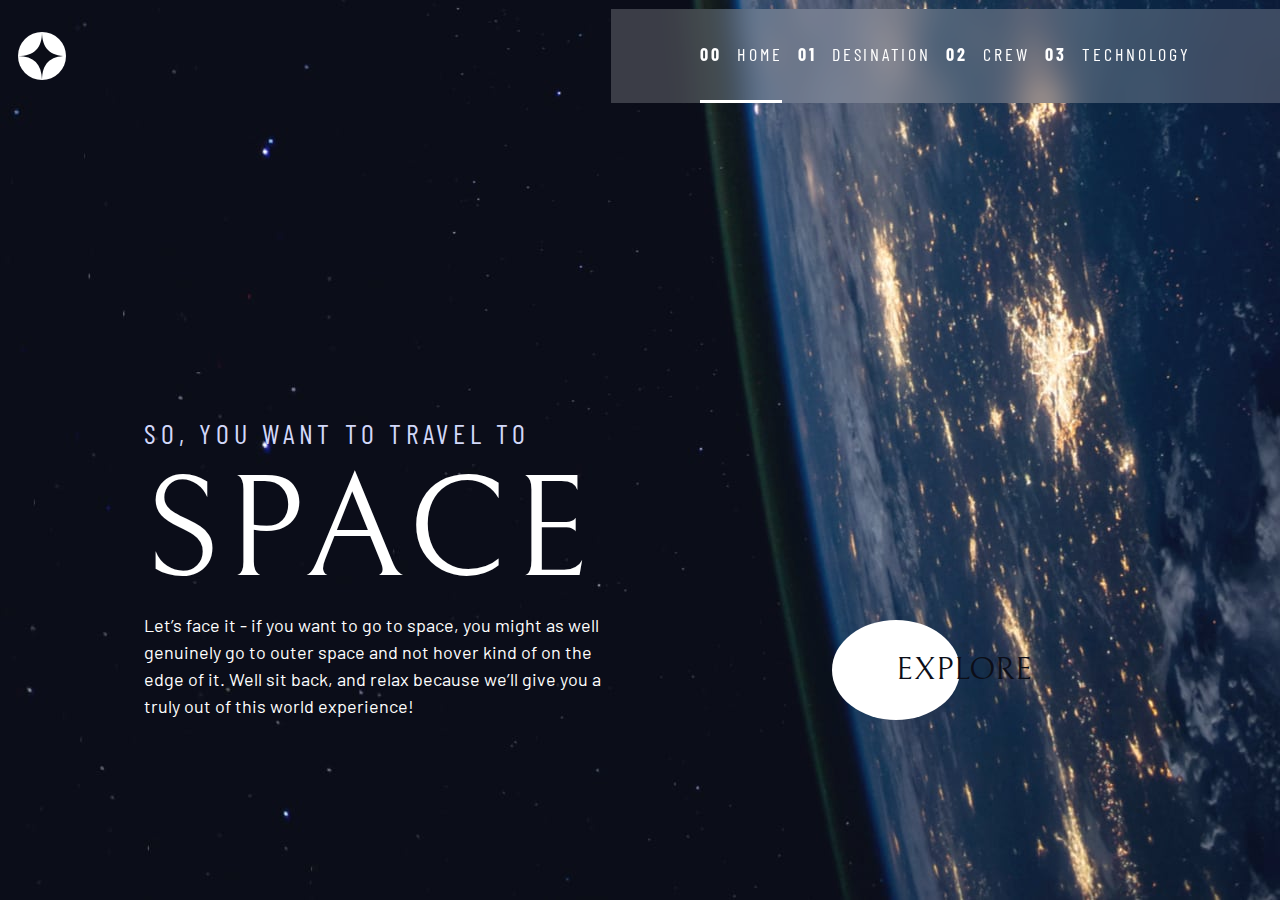
<file: index.html>
<!DOCTYPE html>
<html lang="en">
<head>
  <meta charset="UTF-8">
  <meta name="viewport" content="width=device-width, initial-scale=1.0">

  <link rel="icon" type="image/png" sizes="32x32" href="./images/favicon-32x32.png">

  <link rel="stylesheet" href="style.css">

  <!-- Google fonts -->
  <link rel="preconnect" href="https://fonts.googleapis.com">
  <link rel="preconnect" href="https://fonts.gstatic.com" crossorigin>
  <link href="https://fonts.googleapis.com/css2?family=Barlow+Condensed:wght@400;700&family=Barlow:wght@400;700&family=Bellefair&display=swap" rel="stylesheet">
  
  <title>Space tourism website</title>

  <script src="index.js" defer></script>
</head>


<body class="home">
    <a class="skip-to-content" href="#main">Skip to content</a>
    <header class="primary-header flex">
        <div>
            <img class="logo" src="images/logo.svg" alt="space tourism logo">
        </div>
        <div class="line"></div>
        <button class="mobile-nav-toggle" aria-colspan="primary-navigation"> <span class="sr-only" aria-expanded="false"> Menu </span></button>
         <!-- navigation-->
        

            <nav>
                <ul class="primary-navigation underline-indicators flex" data-visible="false">

                    <li class="active"><a href="index.html" class="ff-sans-cond uppercase text-white letter-spacing-2"><span aria-hidden="true">00</span> Home</a></li>
                    <li><a href="desination.html" class="ff-sans-cond uppercase text-white letter-spacing-2"><span aria-hidden="true">01</span> Desination</a></li>
                    <li><a href="crew.html" class="ff-sans-cond uppercase text-white letter-spacing-2"><span aria-hidden="true">02</span> Crew</a></li>
                    <li><a href="technology.html" class="ff-sans-cond uppercase text-white letter-spacing-2"><span aria-hidden="true">03</span> Technology</a></li>

                </ul>
            </nav>          
    </header>

    
    <main id="main" class="grid-container grid-container--home">
        <div>
            <h1 class="text-accent fs-500 ff-sans-cond uppercase letter-spacing-1">So, you want to travel to
            <span class="fs-900 ff-serif text-white d-block"> Space </span></h1>
            <p> Let’s face it - if you want to go to space, you might as well genuinely go to 
        outer space and not hover kind of on the edge of it. Well sit back, and relax 
        because we’ll give you a truly out of this world experience! </p>
        </div>
        <div>
            <a href="./desination.html" class="large-button bg-white text-dark ff-serif uppercase">Explore</a>
        </div>
    

    </div>
</main>


</body>
</html>
</file>
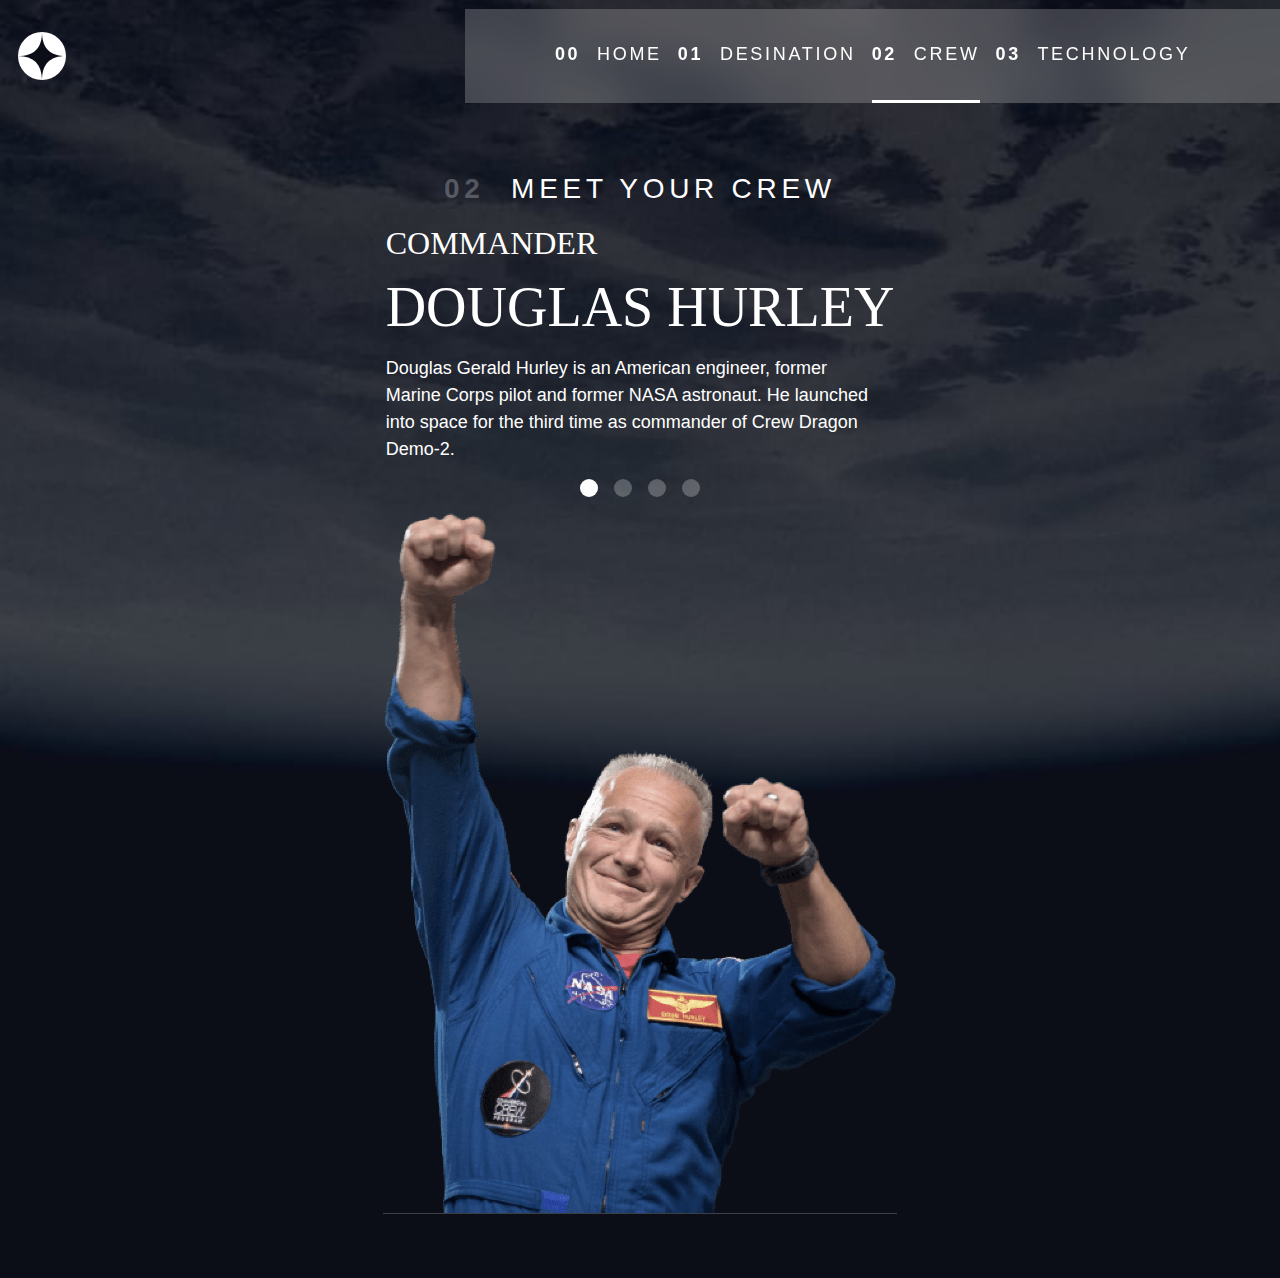
<file: crew.html>
<!DOCTYPE html>
<html lang="en">
<head>
  <meta charset="UTF-8">
  <meta name="viewport" content="width=device-width, initial-scale=1.0">

  <link rel="icon" type="image/png" sizes="32x32" href="./images/favicon-32x32.png">
  <link rel="stylesheet" href="style.css">
  
  <script src="index.js" defer></script>
  <script src="tabs-crew.js" defer></script>

  
  <title>Crew Space tourism website</title>
</head>
<body class="crew-page">
    <a class="skip-to-content" href="#main">Skip to content</a>
        <header class="primary-header flex">
            <div>
                <img class="logo" src="images/logo.svg" alt="space tourism logo">
            </div>
            <div class="line"></div>
            <button class="mobile-nav-toggle" aria-colspan="primary-avigation"> <span class="sr-only" aria-expanded="false"> Menu </span></button>
        
        <!-- navigation-->
            
    
            <nav>
                <ul class="primary-navigation underline-indicators flex" data-visible="false">
    
                    <li><a href="index.html" class="ff-sans-cond uppercase text-white letter-spacing-2"><span aria-hidden="true">00</span> Home</a></li>
                    <li><a href="desination.html" class="ff-sans-cond uppercase text-white letter-spacing-2"><span aria-hidden="true">01</span> Desination</a></li>
                    <li  class="active"><a href="#" class="ff-sans-cond uppercase text-white letter-spacing-2"><span aria-hidden="true">02</span> Crew</a></li>
                    <li><a href="technology.html" class="ff-sans-cond uppercase text-white letter-spacing-2"><span aria-hidden="true">03</span> Technology</a></li>
    
                    </ul>
                </nav>          
        </header>

        <main id="swup" class="grid-container grid-container--crew flow transition-fade">
            <h1 class="numbered-title"><span aria-hidden="true">02</span> Meet your crew</h1>

            <div class="dot-indicators flex" role="tablist" aria-label="crew member list">
                <button aria-selected="true" aria-controls="commander-tab" role="tab" data-image="commander-image" tabindex="0"><span class="sr-only">The commander</span></button>
                <button aria-selected="false" aria-controls="mission-tab" role="tab" data-image="mission-image" tabindex="-1"><span class="sr-only">The mission specialist</span></button>
                <button aria-selected="false" aria-controls="pilot-tab" role="tab" data-image="pilot-image" tabindex="-1"><span class="sr-only">The pilot</span></button>
                <button aria-selected="false" aria-controls="crew-tab" role="tab" data-image="crew-image" tabindex="-1"><span class="sr-only">The crew engineer</span></button>
              </div>

  
  
  <img id="panel-image" src="./images/crew/commander.png" alt="Douglas Hurley">


 <!-- commander -->
 <article class="crew-details flow" id="commander-tab" role="tabpanel" tabindex="0">

    <header class="flow flow--space-small">
      <h2 class="fs-600 ff-serif uppercase">Commander</h2>
      <p id="person-name" class="fs-700 uppercase ff-serif">Douglas Hurley</p>
    </header>

    <p>Douglas Gerald Hurley is an American engineer, former Marine Corps pilot 
    and former NASA astronaut. He launched into space for the third time as 
    commander of Crew Dragon Demo-2.</p>

    

  </article> 
  
  <!-- mission specialist -->
  <article class="crew-details flow" id="mission-tab" role="tabpanel" tabindex="0" hidden>

    <header class="flow flow--space-small">
      <h2 class="fs-600 ff-serif uppercase">Mission Specialist</h2>
      <p id="person-name" class="fs-700 uppercase ff-serif">Mark Shuttleworth</p>
    </header>

    <p>Mark Richard Shuttleworth is the founder and CEO of Canonical, the company behind
      the Linux-based Ubuntu operating system. Shuttleworth became the first South
      African to travel to space as a space tourist.</p>

  </article> 
  
  <!-- pilot -->
  <article class="crew-details flow" id="pilot-tab" role="tabpanel" tabindex="0" hidden>

    <header class="flow flow--space-small">
      <h2 class="fs-600 ff-serif uppercase">Pilot</h2>
      <p id="person-name" class="fs-700 uppercase ff-serif">Victor Glover</p>
    </header>

    <p>Pilot on the first operational flight of the SpaceX Crew Dragon to the
      International Space Station. Glover is a commander in the U.S. Navy where
      he pilots an F/A-18.He was a crew member of Expedition 64, and served as a
      station systems flight engineer.</p>

  </article> 
  
  <!-- engineer -->
  <article class="crew-details flow" id="crew-tab" role="tabpanel" tabindex="0" hidden>

    <header class="flow flow--space-small">
      <h2 class="fs-600 ff-serif uppercase">Flight Engineer</h2>
      <p id="person-name" class="fs-700 uppercase ff-serif">Anousheh Ansari</p>
    </header>

    <p>Anousheh Ansari is an Iranian American engineer and co-founder of Prodea Systems.
      Ansari was the fourth self-funded space tourist, the first self-funded woman to
      fly to the ISS, and the first Iranian in space.</p>

  </article> 



</body>
</html>
</file>
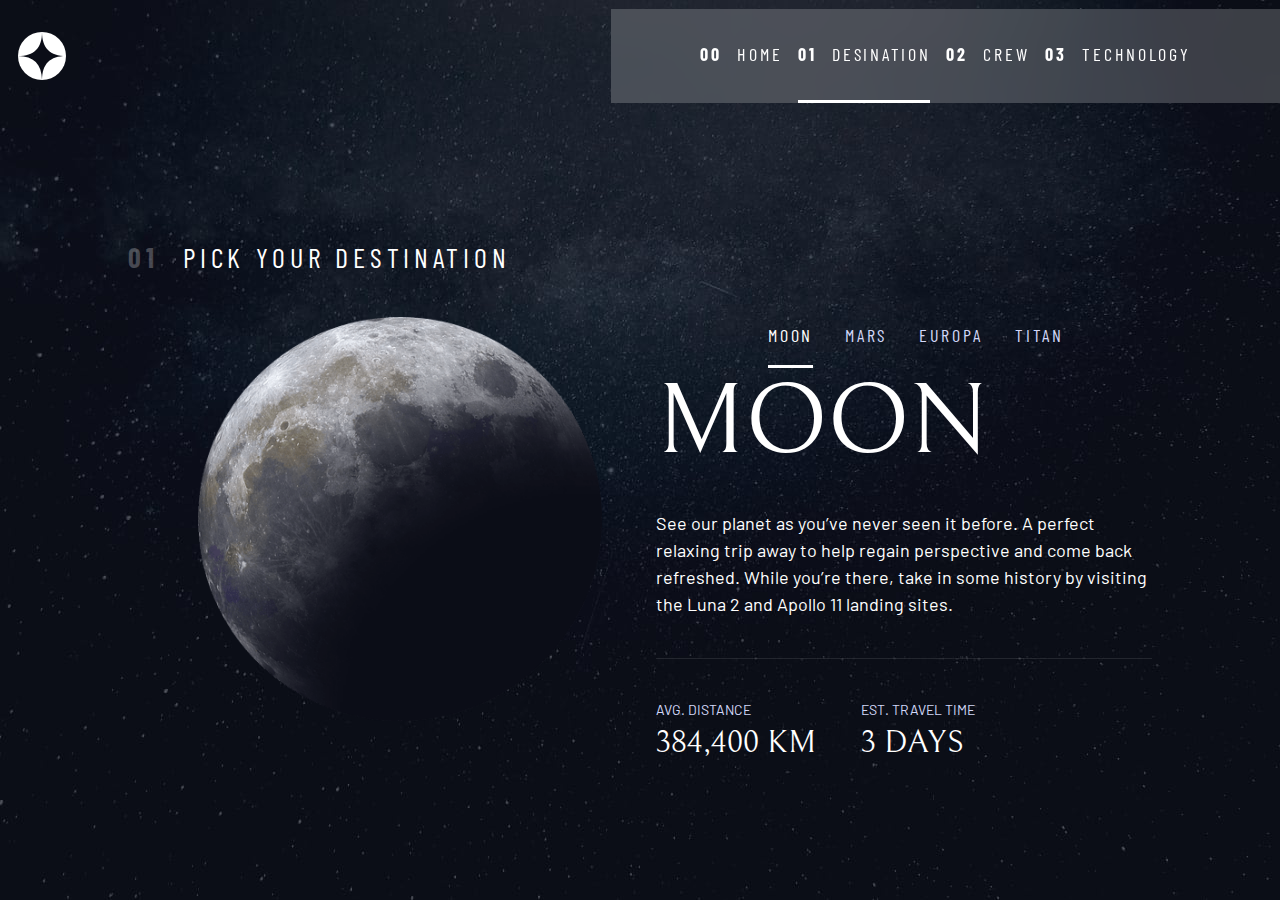
<file: desination.html>
<!DOCTYPE html>
<html lang="en">
<head>
    <meta charset="UTF-8">
    <meta http-equiv="X-UA-Compatible" content="IE=edge">
    <meta name="viewport" content="width=device-width, initial-scale=1.0">
    <title>Destination</title>
    <link rel="stylesheet" href="style.css">

      <!-- Google fonts -->
  <link rel="preconnect" href="https://fonts.googleapis.com">
  <link rel="preconnect" href="https://fonts.gstatic.com" crossorigin>
  <link href="https://fonts.googleapis.com/css2?family=Barlow+Condensed:wght@400;700&family=Barlow:wght@400;700&family=Bellefair&display=swap" rel="stylesheet">
  
  <title>Space tourism website</title>
 
  <script src="index.js" defer></script>
  <script src="tabs-destination.js" defer></script>

</head>
<body class="destination-page">

        <a class="skip-to-content" href="#main">Skip to content</a>
        <header class="primary-header flex">
            <div>
                <img class="logo" src="images/logo.svg" alt="space tourism logo">
            </div>
            <div class="line"></div>
            <button class="mobile-nav-toggle" aria-colspan="primary-avigation"> <span class="sr-only" aria-expanded="false"> Menu </span></button>
        
        <!-- navigation-->
            
    
            <nav>
                <ul class="primary-navigation underline-indicators flex" data-visible="false">
    
                    <li><a href="index.html" class="ff-sans-cond uppercase text-white letter-spacing-2"><span aria-hidden="true">00</span> Home</a></li>
                    <li class="active"><a href="desination.html" class="ff-sans-cond uppercase text-white letter-spacing-2"><span aria-hidden="true">01</span> Desination</a></li>
                    <li><a href="crew.html" class="ff-sans-cond uppercase text-white letter-spacing-2"><span aria-hidden="true">02</span> Crew</a></li>
                    <li><a href="technology.html" class="ff-sans-cond uppercase text-white letter-spacing-2"><span aria-hidden="true">03</span> Technology</a></li>
    
                    </ul>
                </nav>          
        </header>

        <main class="grid-container grid-container--destination">

                <h1 class="numbered-title"> <span aria-hidden="true"> 01</span> Pick your destination</h1>
                
            
                <div class="tab-list underline-indicators flex" role="tablist" aria-label="destination list">
                    <button aria-selected="true" role="tab" aria-controls="moon-tab" class="uppercase ff-sans-cond text-accent letter-spacing-2" tabindex="0">Moon</button>
                    <button aria-selected="false" role="tab" aria-controls="mars-tab" class="uppercase ff-sans-cond text-accent letter-spacing-2" tabindex="-1">Mars</button>
                    <button aria-selected="false" role="tab" aria-controls="europa-tab" class="uppercase ff-sans-cond text-accent letter-spacing-2" tabindex="-1">Europa</button>
                    <button aria-selected="false" role="tab" aria-controls="titan-tab" class="uppercase ff-sans-cond text-accent letter-spacing-2" tabindex="-1">Titan</button>
                </div>
                <img id = "panel-image" src="./images/destination/image-moon.png" alt="the moon">
    <!-- The moon -->
        <article class="destination-info flow" id="moon-tab" tabindex="0" role="tabpanel">
                <h2 class="fs-800 uppercase ff-serif">Moon</h2>
        
                <p>See our planet as you’ve never seen it before. A perfect relaxing trip away to help 
                regain perspective and come back refreshed. While you’re there, take in some history 
                by visiting the Luna 2 and Apollo 11 landing sites.</p>
                
            <div class="destination-meta flex">
                <div>
                    <h3 class="text-accent fs-200 uppercase">Avg. distance</h3>
                    <p class="ff-serif uppercase">384,400 km</p>
                </div>

                <div>
                    <h3 class="text-accent fs-200 uppercase">Est. travel time</h3>
                    <p class="ff-serif uppercase">3 days</p>
                </div>
            </div>
        </article>
      
      <!-- Mars -->
        <article hidden class="destination-info flow" id="mars-tab" tabindex="0" role="tabpanel">
                <h2 class="fs-800 uppercase ff-serif">Mars</h2>
        
                <p>Don’t forget to pack your hiking boots. You’ll need them to tackle Olympus Mons, 
            the tallest planetary mountain in our solar system. It’s two and a half times 
            the size of Everest!</p>
                
            <div class="destination-meta flex">
                <div>
                    <h3 class="text-accent fs-200 uppercase">Avg. distance</h3>
                    <p class="ff-serif uppercase">225 mil. km</p>
                </div>
                <div>
                    <h3 class="text-accent fs-200 uppercase">Est. travel time</h3>
                    <p class="ff-serif uppercase">9 months</p>
                </div>
            </div>
      </article>
      
      <!-- Europa -->
        <article hidden class="destination-info flow" id="europa-tab" tabindex="0" role="tabpanel">
            <h2 class="fs-800 uppercase ff-serif">Europa</h2>
    
            <p>The smallest of the four Galilean moons orbiting Jupiter, Europa is a 
        winter lover’s dream. With an icy surface, it’s perfect for a bit of 
        ice skating, curling, hockey, or simple relaxation in your snug 
        wintery cabin.</p>
        <div class="destination-meta flex">
            <div>
                <h3 class="text-accent fs-200 uppercase">Avg. distance</h3>
                <p class="ff-serif uppercase">628 mil. km</p>
            </div>
            <div>
                <h3 class="text-accent fs-200 uppercase">Est. travel time</h3>
                <p class="ff-serif uppercase">3 years</p>
            </div>
        </div>
      </article>
      
      <!-- Titan -->
        <article hidden class="destination-info flow" id="titan-tab" tabindex="0" role="tabpanel">
            <h2 class="fs-800 uppercase ff-serif">Titan</h2>
    
            <p>The only moon known to have a dense atmosphere other than Earth, Titan 
        is a home away from home (just a few hundred degrees colder!). As a 
        bonus, you get striking views of the Rings of Saturn.</p>
            
            <div class="destination-meta flex">
            <div>
                <h3 class="text-accent fs-200 uppercase">Avg. distance</h3>
                <p class="ff-serif uppercase">1.6 bil. km</p>
            </div>
        <div>
                <h3 class="text-accent fs-200 uppercase">Est. travel time</h3>
                <p class="ff-serif uppercase">7 years</p>
            </div>
        </div>
      </article>
    </main>

            

        
    
        

        </main>
    
    
</body>
</html>
</file>
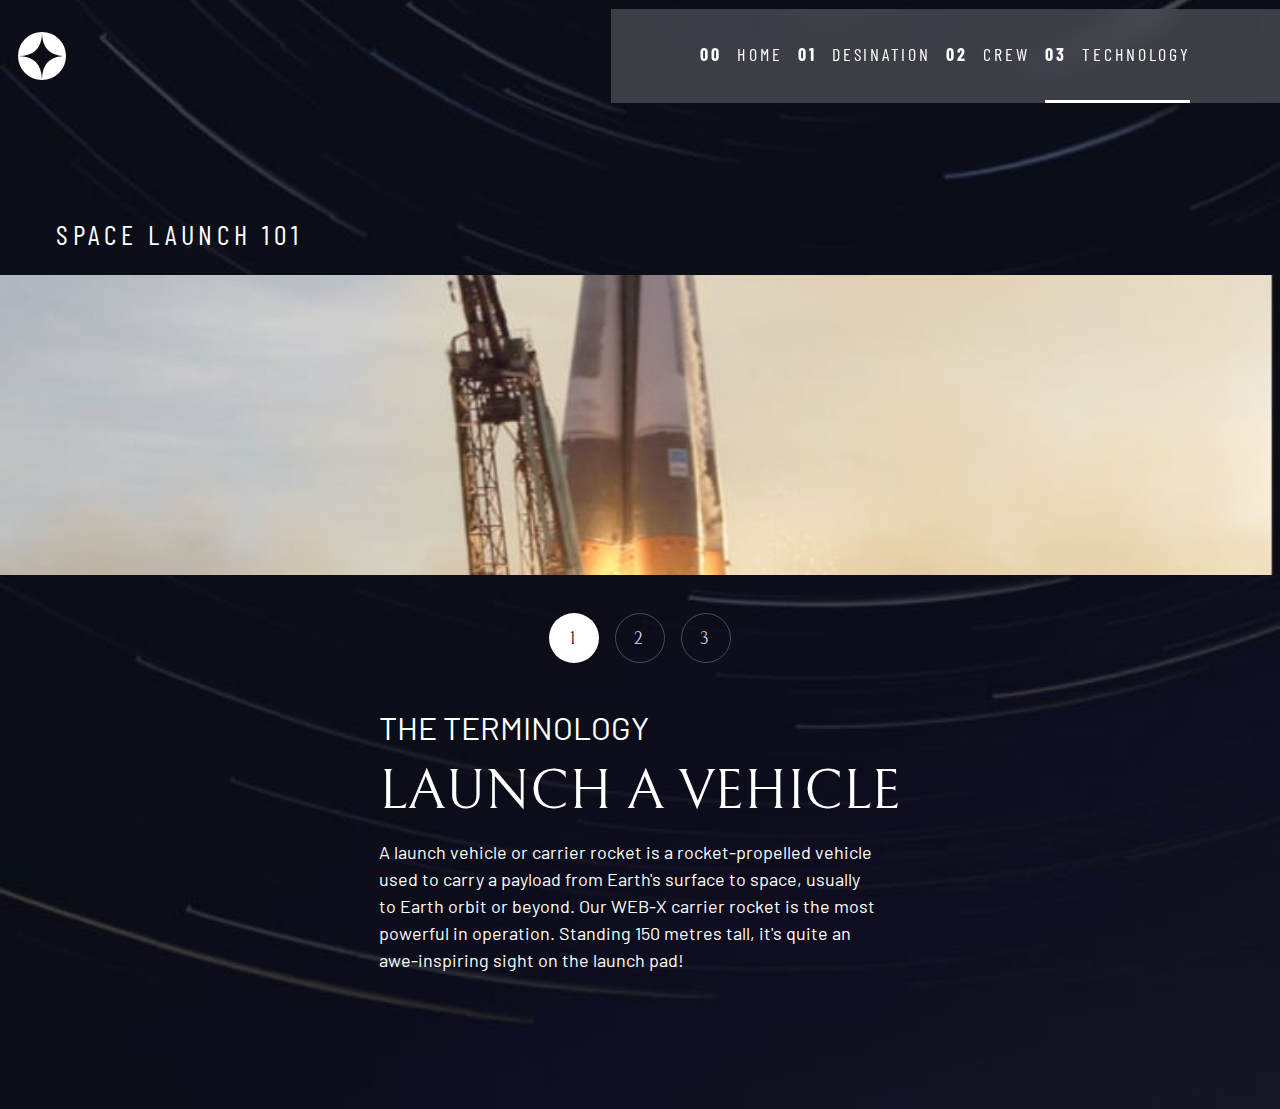
<file: technology.html>
<!DOCTYPE html>
<html lang="en">
<head>
    <meta charset="UTF-8">
    <meta http-equiv="X-UA-Compatible" content="IE=edge">
    <meta name="viewport" content="width=device-width, initial-scale=1.0">
    <title>Technology</title>

    <link rel="stylesheet" href="style.css">

    <!-- Google fonts -->
    <link rel="preconnect" href="https://fonts.googleapis.com">
    <link rel="preconnect" href="https://fonts.gstatic.com" crossorigin>
    <link href="https://fonts.googleapis.com/css2?family=Barlow+Condensed:wght@400;700&family=Barlow:wght@400;700&family=Bellefair&display=swap" rel="stylesheet">  
    
    
    <script src="index.js" defer></script>
    <script src="tabs-technology.js" defer></script>

</head>
<body class="technology-page">

    <a class="skip-to-content" href="#main">Skip to content</a>
        <header class="primary-header flex">
            <div>
                <img class="logo" src="images/logo.svg" alt="space tourism logo">
            </div>
            <div class="line"></div>
            <button class="mobile-nav-toggle" aria-colspan="primary-avigation"> <span class="sr-only" aria-expanded="false"> Menu </span></button>
        
        <!-- navigation-->
            
    
            <nav>
                <ul class="primary-navigation underline-indicators flex" data-visible="false">
    
                    <li><a href="index.html" class="ff-sans-cond uppercase text-white letter-spacing-2"><span aria-hidden="true">00</span> Home</a></li>
                    <li><a href="desination.html" class="ff-sans-cond uppercase text-white letter-spacing-2"><span aria-hidden="true">01</span> Desination</a></li>
                    <li><a href="crew.html" class="ff-sans-cond uppercase text-white letter-spacing-2"><span aria-hidden="true">02</span> Crew</a></li>
                    <li class="active"><a href="#" class="ff-sans-cond uppercase text-white letter-spacing-2"><span aria-hidden="true">03</span> Technology</a></li>
    
                    </ul>
                </nav>          
        </header>


        <main class="grid-container grid-container--technology">
            <h1 class="numbered-title"> Space Launch 101 </h1>

            <!--Image-->
            <div class="tab-image"></div>

            
            <!-- Numbers -->
            <div class="number-indicators flex ff-serif" style="align-items: center;">
                <button aria-selected="true" class="uppercase text-accent letter-spacing-2 number-indicator" data-number="1">1</button>
                <button aria-selected="false" class="uppercase text-accent letter-spacing-2 number-indicator" data-number="2">2</button>
                <button aria-selected="false" class="uppercase text-accent letter-spacing-2 number-indicator" data-number="3">3</button>
            </div>

            <article class="technology-details flow" id="vehicle-tab" role="tabpanel" tabindex="0">
                

                <header class="flow flow--space-small">
                  <h2 class="fs-600 uppercase">the terminology</h2>
                  <p id="offer-details" class="fs-700 uppercase ff-serif">Launch a vehicle</p>
                </header>
            
                <p id="article-content">A launch vehicle or carrier rocket is a rocket-propelled vehicle used to carry a payload from Earth's surface to space, usually to Earth orbit or beyond. Our WEB-X carrier rocket is the most powerful in operation. Standing 150 metres tall, it's quite an awe-inspiring sight on the launch pad!</p>
            
                
            
              </article> 
            
        </main>
    
</body>
</html>
</file>
<file: style.css>
/* Reset */
*, 
*::after, 
*::before {
    box-sizing: border-box;
}

body,
h1,
h2,
h3,
h4,
h5,
p,
figure,
picture {
    margin: 0;
}

h1,
h2,
h3,
h4,
h5,
p {
    font-weight: 400;
}
/* set up for body */
body {
    line-height: 1.5;
    min-height: 100vh;
    font-family: var(--ff-sans-normal);
    font-size: var(--fs-400);
    color:hsl( var(--clr-white));
    background-color: hsl( var(--clr-dark));
    font-weight: 400;

    display: grid;
    grid-template-rows: min-content 1fr;
    overflow-x: hidden;

}

img,
picture{
    max-width: 100%;
    display: block
}

input,
button,
textarea,
section{
    font: inherit;
}

/* turn off the animations if preffered*/

@media (preferes-reduced-motion: reduce) {
    *,
    *::before,
    *::after {
        animation-duration: 0.01ms !important;
        animation-iteration-count: 1 !important;
        transition-duration: 0.01ms !important;
        scroll-behavior: auto !important;
    }
}
a{
    text-decoration: none;
}

/* variables */
:root {
    --clr-dark: 230 35% 7%;
    --clr-light: 231 77% 90%;
    --clr-white: 0 0% 100%;

    /* fonts */
    --fs-900: clamp(5rem, 10vw + 1rem, 9.375rem);
    --fs-800: 3.5rem;
    --fs-700: 1.5rem;
    --fs-600: 1rem;
    --fs-500: 1.75rem;
    --fs-400: 0.9375rem;
    --fs-300: 1rem;
    --fs-200: 0.875rem;

    /* font-families */
    --ff-serif: "Bellefair", serif;
    --ff-sans-cond: "Barlow Condensed", sans-serif;
    --ff-sans-normal: "Barlow", sans-serif;
}
@media (min-width: 35em) {
    :root {
        --fs-800: 5rem;
        --fs-700: 2.5rem;
        --fs-600: 1.5rem;
        --fs-500: 1.25rem;
        --fs-400: 1rem;
    }
}

@media (min-width: 45em) {
    :root {
        /* font-sizes */

        --fs-800: 6.25rem;
        --fs-700: 3.5rem;
        --fs-600: 2rem;
        --fs-500: 1.75rem;
        --fs-400: 1.125rem;
;
    }
}
/* UTILITY CLASSES */
/* take all elements, that don't have a sibling berote it
 .flow > * + * {
    padding-top: 1rem;

} */
.d-block{
    display: block;
}
.flow > *:where(:not(:first-child)) {
    margin-top: var(--flow-space, 1rem);
}

.flex {
    display: flex;
    gap: var(--gap, 1rem)

}
.grid {
    display: grid;
    gap: var(--gap, 1rem)
}
.container {
    padding-inline: 2em;
    margin-inline: auto;
    max-width: 80rem;
}


/* usability styling */
.sr-only {
    position: absolute;
    width: 1px;
    height: 1px;
    padding: 0;
    margin: -1px;
    overflow: hidden;
    clip: rect(0, 0, 0,0);
    white-space: nowrap;
    border: 0;
}
.skip-to-content {
    position: absolute;
    z-index: 9999;
    background: hsl( var(--clr-white) );
    color: hsl( var(--clr-dark) );
    padding: .5em 1em;
    margin-inline: auto;
    transform: translateY(-100%);
    transition: transform 250ms ease-in;
}

.skip-to-content:focus {
    transform: translateY(0);
}
/* colors */

.bg-dark{
    background-color: hsl( var(--clr-dark));
}
.bg-accent{
    background-color: hsl( var(--clr-light));
}
.bg-white{
    background-color: hsl( var(--clr-white));
}
.bg-transparent-white{
    background-color: hsl( var(--clr-white) /.2);
}
.text-dark{
    color: hsl( var(--clr-dark));
}
.text-accent{
    color: hsl( var(--clr-light));
}
.text-white{
    color: hsl( var(--clr-white));
}
.text-white-alpha{
    color: hsl( var(--clr-white) / .2);
}

/* typography */
.ff-serif {font-family: var(--ff-serif);}
.ff-sans-cond {font-family: var(--ff-sans-cond);}
.ff-sans-normal {font-family: var(--ff-sans-normal);}

.letter-spacing-1 {letter-spacing: 4.75px;}
.letter-spacing-2 {letter-spacing: 2.7px;}
.letter-spacing-3 {letter-spacing: 2.35px;}

.uppercase {text-transform: uppercase;}

.fs-900 { font-size: var(--fs-900); }
.fs-800 { font-size: var(--fs-800); }
.fs-700 { font-size: var(--fs-700); }
.fs-600 { font-size: var(--fs-600); }
.fs-500 { font-size: var(--fs-500); }
.fs-400 { font-size: var(--fs-400); }
.fs-300 { font-size: var(--fs-300); }
.fs-200 { font-size: var(--fs-200); }


.fs-900,
.fs-800,
.fs-700,
.fs-600 {
    line-height: 1.1;
}

.numbered-title{
    font-family: var(--ff-sans-cond);
    font-size: var(--fs-500);
    text-transform: uppercase;
    letter-spacing: 4.72px;
}
.numbered-title > span {
    font-weight: bold;
    color: hsl( var(--clr-white) / .25);
    padding-right: .5em;
}

/* Components */

.large-button{
    font-size: 2rem;
    position: relative;
    text-decoration: none;
    border-radius: 50%;
    padding: 0 2em;
    display: inline-grid;
    place-items: center;
    aspect-ratio: 1;
    z-index: 1;
}

.large-button::after {
    content: '';
    position: absolute;
    z-index: -1;
    width: 100%;
    height: 100%;
    background: hsl( var(--clr-white) / .15);
    border-radius: 50%;
    opacity: 0;
    transition: opacity 600ms linear, transform 850ms ease-in-out;
}

.large-button:hover::after,
.large-button:focus::after {
    opacity: 1;
    transform: scale(1.5);
}

/* primary logo */

.logo{
    margin: 2rem clamp(1em, 2em, 10%);
}
.primary-header{
    justify-content: space-between;
    align-items: center;
}
.primary-navigation {
    --underline-gap: 2rem;
    list-style: none;
    padding: 0;
    margin: 0;
    background: hsl( var(--clr-dark) / .95);
    
}
.primary-navigation a{
    text-decoration: none;
}
.primary-navigation a > span {
    font-weight: 700;
    margin-right: .5em;
}

.mobile-nav-toggle{
    display: none;
}

@supports (backdrop-filter: blur(1rem)){
    .primary-navigation{
        background-color: hsl( var(--clr-white) /.2);
        backdrop-filter: blur(1rem);
    }

}

@media (max-width: 35rem) {
    .primary-navigation {
        --underline-gap: .5rem;
        position: fixed;
        z-index: 99;
        inset: 0 0 0 30%;

        list-style: none;
        padding: min(20rem, 15vh) 2rem;
        margin: 0;
        flex-direction: column;
        transform: translateX(100%);
        transition: .5s ease-in-out;
        
    }
    .primary-navigation[data-visible="true"]{
        transform: translateX(0);
    }
    .primary-navigation.underline-indicators > .active {
        border: 0;
    }
    .mobile-nav-toggle {
        display: block;
        position: absolute;
        z-index: 2000;
        right: 1rem;
        top: 2rem;
        background-color: transparent;
        border: 0;
        background-image: url(images/hamburger.svg);
        background-position: center;
        aspect-ratio: 1;
        height: 1.5rem;
        background-repeat: no-repeat;
        background-size: cover;
    }

    .mobile-nav-toggle[aria-expanded="true"] {
        background-image: url(images/close.svg);
    }


}

@media (min-width: 35em) {
    .primary-navigation {
        padding-inline: clamp(3rem, 7vw, 7rem);
    }
}

@media (min-width: 35em) and (max-width: 45em) {
    .primary-navigation a > span {
        display: none;
    }
}

@media (min-width: 1326px) {
    .logo{
        width: 5em;
        margin-left: 1em;
    }
    

     
    nav {
        order: 2;
    }
    
    .primary-navigation {
        margin-block: 2rem;
    }

    .line {
        width: 55%;
        height: 1px;
        background-color: hsl( var(--clr-white) / .5);
        position: absolute;
        margin-left: 10%;
        z-index: 99;
        justify-self: center;
    }

}

@media (max-width: 1325px) and (min-width: 960px){
    .line {
        max-width: 35%;
        height: 1px;
        background-color: hsl( var(--clr-white) / .5);
        position: absolute;
        margin-left: 10%;
        z-index: 99;
        justify-self: center;
    }

}




.underline-indicators > * {
    padding: var(--underline-gap, 1rem) 0;
    border-bottom: .2rem solid hsl( var(--clr-white) / 0);
}

.underline-indicators > *:hover,
.underline-indicators > *:focus {
    border-color:hsl( var(--clr-white) / .25);
}

.underline-indicators > .active,
.underline-indicators > [aria-selected="true"] {
    border-color:hsl( var(--clr-white));
    color: hsl( var(--clr-white));
}

.underline-indicators button{
    background-color: transparent;
    background-repeat: no-repeat;
    border: none;
    border-bottom: .2rem solid hsl( var(--clr-white) / 0);
    cursor: pointer;
    overflow: hidden;
    outline: none;
}
.tab-list {
    --gap: 2rem;
}

.dot-indicators > *{
    cursor: pointer;
    border: 0;
    border-radius: 50%;
    aspect-ratio: 1;
    padding: .5em;
    background-color: hsl( var(--clr-white) / .25);

}
.dot-indicators > *:hover,
.dot-indicators > *:focus{
    cursor: pointer;
    border: 0;
    border-radius: 50%;
    aspect-ratio: 1;
    padding: .5em;
    background-color: hsl( var(--clr-white) / .5);

}

.dot-indicators > [aria-selected="true"]{
    background-color: hsl( var(--clr-white) / 1);
}
.number-indicators{
    justify-content: center;
    flex-direction: column;
}
.number-indicators > *{
    cursor: pointer;
    border: 1px solid hsl( var(--clr-white) / .25);
    border-radius: 50%;
    background-color: transparent;
    width: 50px;
    aspect-ratio: 1;
    
}
.number-indicators > [aria-selected = "true"]{
    color: hsl( var(--clr-dark));
    background-color: hsl( var(--clr-white));
}
.number-indicators > *:hover,
.number-indicators > *:focus{
    border: 1px solid hsl( var(--clr-white) / 1);
}
nav{
    display: flex;
    justify-content: center;
}


/* ----------------------------- */
/* Page specific background      */
/* ----------------------------- */
body {
    background-size: cover;
    background-repeat: no-repeat;
    background-position: bottom center;
}
/* home */
.home {
    background-image: url(./images/home/background-home-mobile.jpg);
}

@media (min-width: 35rem) {
    .home {
        background-position: center center;
        background-image: url(./images/home/background-home-tablet.jpg);
    }
    .large-button{
        width: 100px;
        height: 100px;
    }
}

@media (min-width: 45rem) {
    .home {
        background-image: url(./images//home/background-home-desktop.jpg);
    }
}

/* Desination */

.destination-page {
    background-image: url(./images/destination/background-destination-mobile.jpg);
}
@media (min-width: 35rem){
    .destination-page {
        background-image: url(./images/destination/background-destination-tablet.jpg);
    }
    
}
@media (min-width: 45rem){
    .destination-page {
        background-image: url(./images/destination/background-destination-desktop.jpg);
    }
    
}
/* ----------------------------- */
/* Layout                        */
/* ----------------------------- */


.grid-container {
    text-align: center;
    display: grid;
    place-items: center;
    padding-inline: 1rem;
    padding-bottom: 4rem;

}

.grid-container p:not([class]) {
    max-width: 50ch;
}

/* destination layout */

.grid-container--destination {
    grid-template-areas: 
    'title'
    'image'
    'tabs'
    'content';
    --flow-space: 2rem;
}
.grid-container--destination h1{
    padding-bottom: 1em;
}
.numbered-title {
    grid-area: title;
}
.grid-container--destination img{
    grid-area: image;
    max-width: 60%;
    padding-bottom: 2em;
}
.grid-container--destination .tab-list{
    grid-area: tabs;
}
.destination-info{
    grid-area: content;
}
.destination-meta {
    flex-direction: column;
    border-top: 1px solid hsl( var(--clr-white) / .1) ;
    padding-top: 2.5rem;
    margin-top: 2.5rem;
}
.destination-meta p{
    font-size: 1.75em;
}
@media (min-width: 35em){
    .numbered-title{
        justify-self: start;
        margin-block-start: 2em;
    }
    .destination-meta{
        flex-direction: row;
        justify-content: space-evenly;
    }


}
@media (min-width: 45em) {
    .grid-container {
        text-align: left;
        column-gap: var(--container-gap, 2rem);
        grid-template-columns: minmax(1rem, 1fr) repeat(2, minmax(0, 30rem)) minmax(1rem, 1fr);
    }
    
    .grid-container--home > *:first-child {
        grid-column: 2;
    }

    .grid-container--home > *:last-child {
        grid-column: 3;
    }
    
    .grid-container--home {
        padding-bottom: max(6rem, 20vh);
        align-items: end;
    }
    .grid-container--destination {
        padding-inline: 10%;
        justify-items: center;
        align-content: center;
        grid-template-areas: 
            'title title title .'
            '. image tabs .'
            '. image content content';
    }
    .grid-container--destination .tab-list{
        justify-self: center;
        padding-left: 4em;

    }
    .grid-container--destination > img {
        max-width: 90%;
    }
    
    .destination-meta {
        --gap: min(5vh, 6rem);
        justify-content: start;
    }


}

/* crew layout */
.crew-page{
    background-image: url(./images/crew/background-crew-mobile.jpg);
}

.grid-container--crew{
    grid-template-areas: 
        'title'
        'image'
        'indicators'
        'content';
    ;
}
.grid-container--crew h1{
    grid-area: title;
    justify-self: center;
}
.grid-container--crew img {
    grid-area: image;
    max-width: 60%;
    border-bottom: 1px solid hsl( var(--clr-white) / .2);
}

.grid-container--crew .dot-indicators{
    grid-area: indicators;
}
.crew-details {
    grid-area: content;
}
@media (max-width: 1334px){
    .crew-page{
        background-image: url(./images/crew/background-crew-tablet.jpg);
    }
    
    .grid-container--crew {
        grid-template-columns: 1fr;
        grid-template-areas: 
            'title'
            'content'
            'indicators'
            'image';
        justify-content: center;
    }
}
@media (min-width: 1335px){
    .crew-page{
        background-image: url(./images/crew/background-crew-desktop.jpg);
    }
    .grid-container--crew {
        grid-template-columns: 20% 1fr 1fr;
        grid-template-areas: 
            '. title image'
            '. content image'
            '. indicators image';
        padding-bottom: 0;
    }

    .grid-container--crew h1, .grid-container--crew .dot-indicators, .grid-container--crew > article {
        justify-self: start;
    }
    .grid-container--crew picture{
       max-width: 100%;
       justify-self: center;
   
       
    }

}

/* Technology layout */

.technology-page {
    background-image: url(./images/technology/background-technology-mobile.jpg);
}
.grid-container--technology {
    align-content: start;
    grid-template-areas: 
    'title'
    'image'
    'tabs'
    'article';
    row-gap: 3em;
    margin: 0;
    padding: 0;
}
.grid-container--technology h1{
    grid-area: title;
}
.grid-container--technology .tab-image {
    grid-area: image;
    background-image: url(./images/technology/image-launch-vehicle-landscape.jpg);
    background-size: cover;
    background-repeat: no-repeat;
    background-position: center;
    height: 300px;
    width: 100%;
}

.grid-container--technology .number-indicators{
    flex-direction: row;
    grid-area: 'tabs';
    padding-top: 1em;
}
.grid-container--technology article{
    padding-top: 1.5em;
}


@media (min-width: 620px){
    .technology-page{
        background-image: url(./images/technology/background-technology-tablet.jpg);
    }
    .grid-container--technology{
        grid-template: 
        'title'
        'image'
        'tabs'
        'article';
        row-gap: 20px;
        padding-bottom: 15vh;
        padding-top: 5vh;
    }
    .technology-page .numbered-title{
        padding-left: 2em;
        grid-area: title;
    }
    .grid-container--technology .tab-image {
        grid-area: image;
        background-image: url(./images/technology/image-launch-vehicle-landscape.jpg);
        background-size: cover;
        background-repeat: no-repeat;
        height: 300px;
        width: 100%;
    }




}

@media (min-width: 1335px){
    .technology-page{
        background-image: url(./images/technology/background-technology-desktop.jpg);
    }
    .grid-container--technology {
        grid-template-columns: 1fr 1fr 1fr;
        grid-template-rows: .5fr 1fr 1fr;
        grid-template-areas:
        'title title title'
        'tabs  article image'
        '. . image';
        column-gap: 10px;
        row-gap: 0;
        margin: 0;
        padding: 0;
        padding-bottom: 5vh;
    }
    .grid-container--technology .numbered-title{
        grid-area: title;
        align-self: center;
        padding-left: 10em;
        
    }
    .grid-container--technology .number-indicators{
        grid-area: tabs;
        flex-direction: column;
        justify-self: center;
        height: 100%;
    }
    .grid-container--technology .number-indicators > * {
        width: 80px;
        aspect-ratio: 1;
        font-size: 1.5em;
        
    }
    .grid-container--technology article{
        grid-area: article;
        justify-self: start;
        margin-left: -20%;
    }
    .grid-container--technology .tab-image{
        grid-area: image;
        justify-self: end;
        align-self: flex-end;
        
        width: 100%;
        height:  100%;
        aspect-ratio: 1 3;
        padding-bottom: 20%;
        background-image: url(./images/technology/image-launch-vehicle-portrait.jpg);
        background-size: center;
        background-position: unset;
        background-repeat: no-repeat;
    }
    
    .grid-container--technology .landscape{
        display: none;
    }
}
</file>
